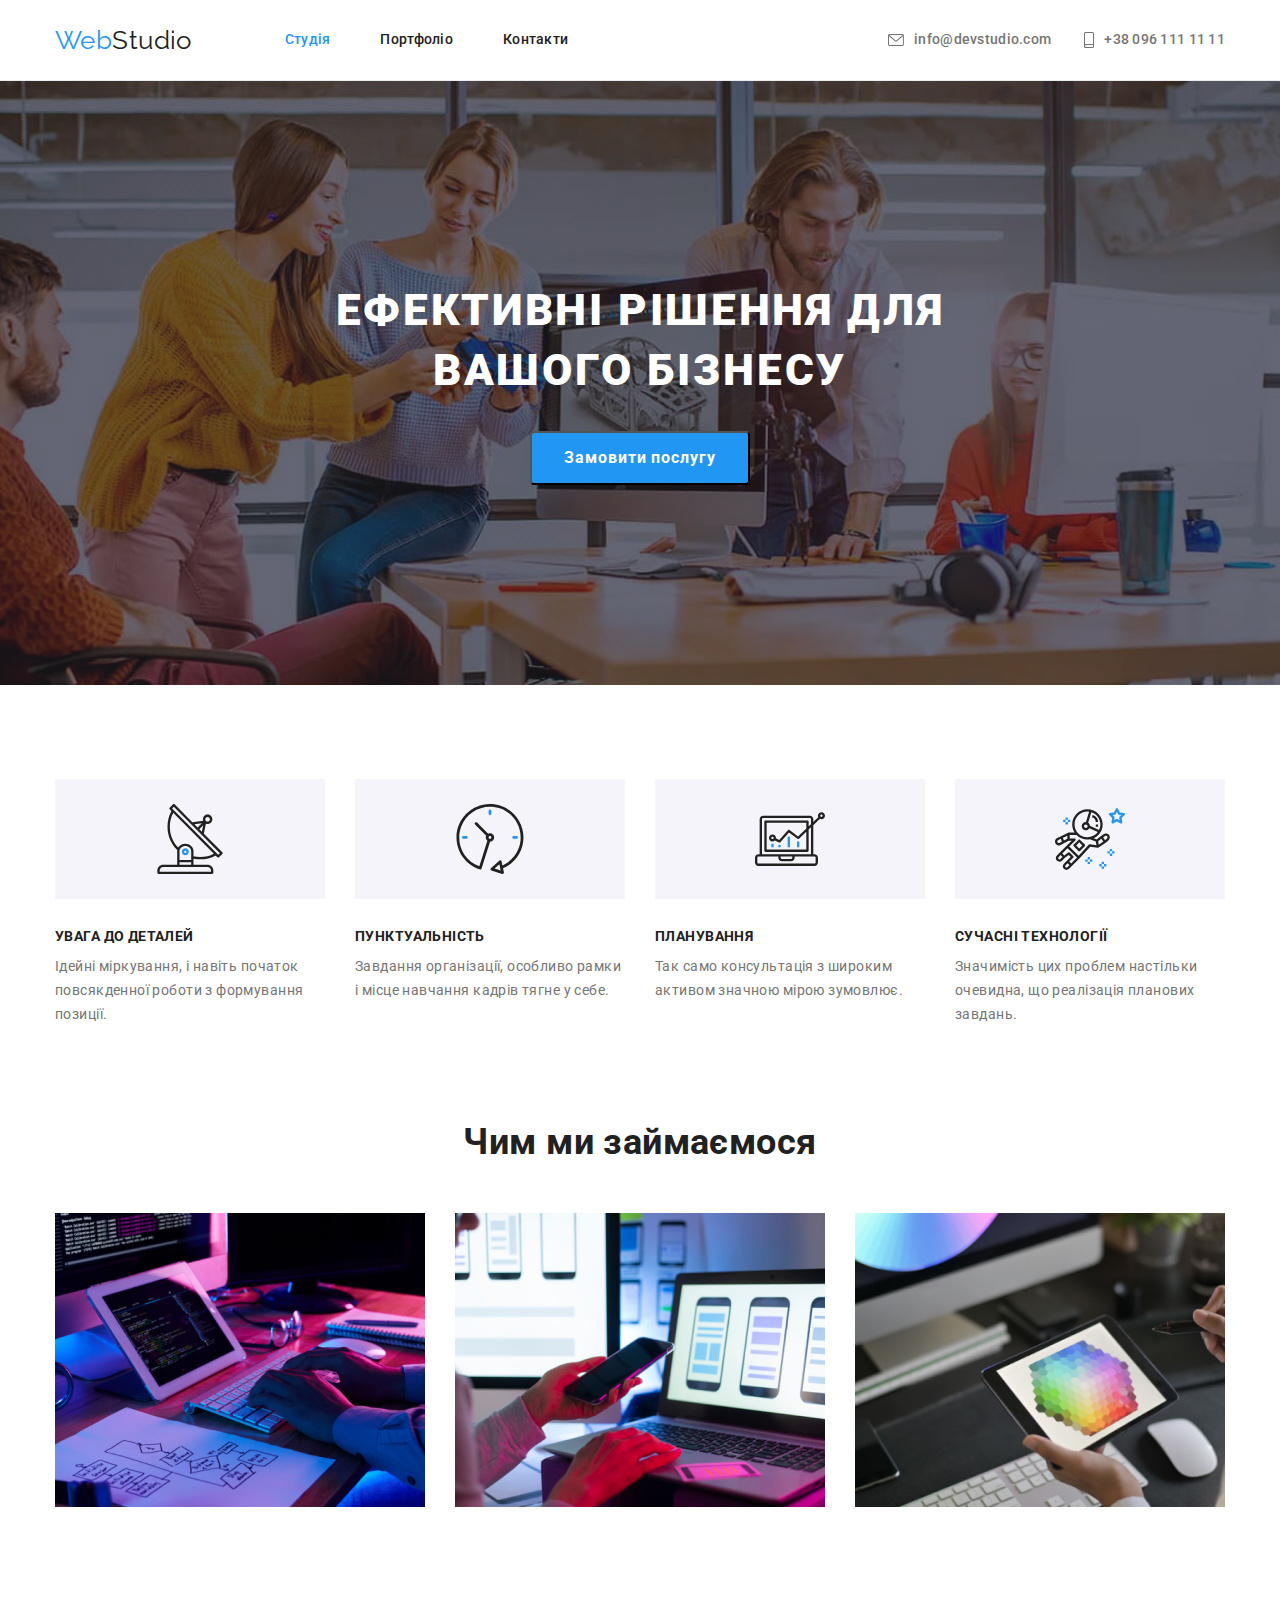
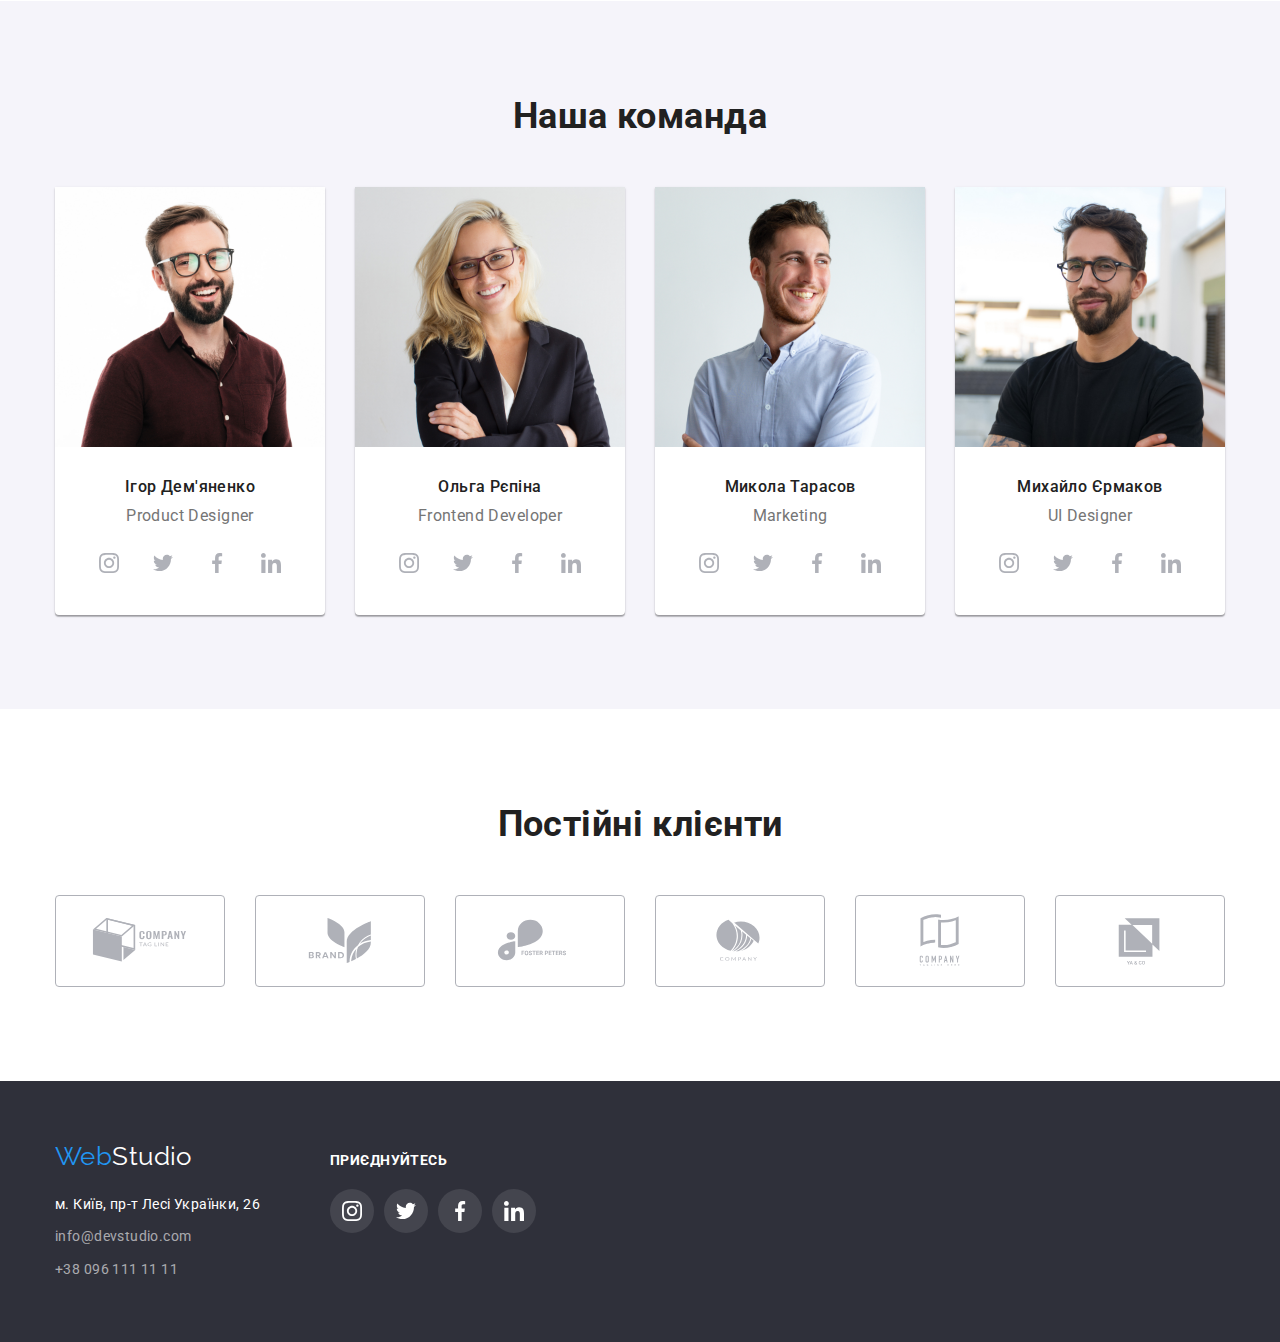
<file: index.html>
<!DOCTYPE html>
<html lang="uk">
  <head>
    <meta charset="UTF-8" />
    <meta http-equiv="X-UA-Compatible" content="IE=edge" />
    <meta name="viewport" content="width=device-width, initial-scale=1.0" />
    <title>Головна</title>
    <link
      rel="stylesheet"
      href="https://cdnjs.cloudflare.com/ajax/libs/modern-normalize/1.1.0/modern-normalize.min.css"
    />
    <link rel="stylesheet" href="./css/styles.css" />
    <link
      href="https://fonts.googleapis.com/css2?family=Raleway:wght@700&family=Roboto:wght@400;500;700;900&display=swap"
      rel="stylesheet"
    />
  </head>
  <body>
    <header class="border">
      <div class="container nav-container">
        <nav class="site-navbar main-nav">
          <a href="./index.html" class="logo">
            <span class="first-logo">Web</span>Studio
          </a>
          <ul class="site-nav list">
            <li class="item">
              <a href="./index.html" class="link current">Студія</a>
            </li>
            <li class="item">
              <a href="./portfolio.html" class="link">Портфоліо</a>
            </li>
            <li class="item"><a href="#" class="link">Контакти</a></li>
          </ul>
        </nav>
        <ul class="contacts list">
          <li class="item">
            <a href="mailto:info@devstudio.com" class="mail-tel mail-link">
              <svg  class="mail-icon mail-link">
                <use href="./images/icons.svg#mail"></use>
              </svg>
              info@devstudio.com
            </a>
          </li>
          <li class="item">
            <a href="tel:+380961111111" class="mail-tel tel-link">
              <svg class="tel-icon tel-link">
                <use href="./images/icons.svg#phone"></use>
              </svg>
              +38 096 111 11 11
            </a>
          </li>
        </ul>
      </div>
    </header>

    <main>
      <!-- hero -->
      <section class="section hero overlay">
        <div class="container">
          <h1>ефективні рішення для вашого бізнесу</h1>
          <button class="hero-button" type="button">Замовити послугу</button>
        </div>
      </section>
      <!-- peculiarities -->
      <section class="section do-padd">
        <div class="container">
          <ul class="peculiarities list">
            <li class="item">
              <div class="img-cont">
                <svg class="img">
                  <use href="./images/icons.svg#antenna"></use>
                </svg>
              </div>
             
              <h3 class="peculiarities-title">УВАГА ДО ДЕТАЛЕЙ</h3>
              <p class="peculiarities-p">
                Ідейні міркування, і навіть початок повсякденної роботи з
                формування позиції.
              </p>
            </li>
            <li class="item">
              <div class="img-cont">
                <svg class="img">
                  <use href="./images/icons.svg#clock"></use>
                </svg>
              </div>
             
              <h3 class="peculiarities-title">ПУНКТУАЛЬНІСТЬ</h3>
              <p class="peculiarities-p">
                Завдання організації, особливо рамки і місце навчання кадрів
                тягне у себе.
              </p>
            </li>
            <li class="item">
              <div class="img-cont">
                <svg class="img">
                  <use href="./images/icons.svg#diagram"></use>
                </svg class="img">
              </div>
              
              <h3 class="peculiarities-title">ПЛАНУВАННЯ</h3>
              <p class="peculiarities-p">
                Так само консультація з широким активом значною мірою зумовлює.
              </p>
            </li>
            <li class="item">
              <div class="img-cont">
                <svg class="img">
                  <use href="./images/icons.svg#astronaut"></use>
                </svg>
              </div>
              
              <h3 class="peculiarities-title">СУЧАСНІ ТЕХНОЛОГІЇ</h3>
              <p class="peculiarities-p">
                Значимість цих проблем настільки очевидна, що реалізація
                планових завдань.
              </p>
            </li>
          </ul>
        </div>
      </section>
      <!-- What do we do -->
      <section class="section no-padd">
        <div class="container">
          <h2 class="section-title">Чим ми займаємося</h2>
          <ul class="do list">
            <li class="item">
              <img
                class="disblock"
                src="./images/box1.jpg"
                alt="Написання коду"
                width="370"
              />
            </li>
            <li class="item">
              <img
                class="disblock"
                src="./images/box2.jpg"
                alt="Розширення для телефонів"
                width="370"
              />
            </li>
            <li class="item">
              <img
                class="disblock"
                src="./images/box3.jpg"
                alt="Розширення для планшетів"
                width="370"
              />
            </li>
          </ul>
        </div>
      </section>
      <!-- our team -->
      <section class="team section">
        <div class="container">
          <h2 class="section-title">Наша команда</h2>
          <ul class="teammates list">
            <li class="item">
              <img
                src="./images/img.jpg"
                alt="Ігор Дем'яненко"
                width="270"
                class="disblock"
              />
              <div class="mate">
                <h3 class="teammates-title">Ігор Дем'яненко</h3>
                <p class="position">Product Designer</p>
                
                  <ul class="social list disflex">
                    <li class="social-list">
                      <a class="social-link">
                        <svg class="social-icon ">
                          <use
                            href="./images/icons.svg#instagram"
                          ></use>
                        </svg>
                      </a>
                    </li>
                    <li class="social-list">
                      <a href="" class="social-link">
                        <svg class="social-icon">
                          <use
                            href="./images/icons.svg#twitter"
                          ></use>
                        </svg>
                      </a>
                    </li>
                    <li class="social-list">
                      <a href="" class="social-link">
                        <svg class="social-icon">
                          <use
                            href="./images/icons.svg#facebook"
                          ></use>
                        </svg>
                      </a>
                    </li>
                    <li class="social-list">
                      <a href="" class="social-link">
                        <svg class="social-icon">
                          <use
                            href="./images/icons.svg#linkedin"
                          ></use>
                        </svg>
                      </a>
                    </li>
                  </ul>
                
              </div>
            </li>
            <li class="item">
              <img
                src="./images/img1.jpg"
                alt="Ольга Рєпіна"
                width="270"
                class="disblock"
              />
              <div class="mate">
                <h3 class="teammates-title">Ольга Рєпіна</h3>
                <p class="position">Frontend Developer</p>
                
                  <ul class="social list disflex">
                    <li class="social-list">
                      <a href="" class="social-link">
                        <svg class="social-icon">
                          <use
                            href="./images/icons.svg#instagram"
                          ></use>
                        </svg>
                      </a>
                    </li>
                    <li class="social-list">
                      <a href="" class="social-link">
                        <svg class="social-icon">
                          <use
                            href="./images/icons.svg#twitter"
                          ></use>
                        </svg>
                      </a>
                    </li>
                    <li class="social-list">
                      <a href="" class="social-link">
                        <svg class="social-icon">
                          <use
                            href="./images/icons.svg#facebook"
                          ></use>
                        </svg>
                      </a>
                    </li>
                    <li class="social-list">
                      <a href="" class="social-link">
                        <svg class="social-icon">
                          <use
                            href="./images/icons.svg#linkedin"
                          ></use>
                        </svg>
                      </a>
                    </li>
                  </ul>
                
              </div>
            </li>
            <li class="item">
              <img
                src="./images/img2.jpg"
                alt="Микола Тарасов"
                width="270"
                class="disblock"
              />
              <div class="mate">
                <h3 class="teammates-title">Микола Тарасов</h3>
                <p class="position">Marketing</p>
                
                  <ul class="social list disflex">
                    <li class="social-list">
                      <a href="" class="social-link">
                        <svg class="social-icon">
                          <use
                            href="./images/icons.svg#instagram"
                          ></use>
                        </svg>
                      </a>
                    </li>
                    <li class="social-list">
                      <a href="" class="social-link">
                        <svg class="social-icon">
                          <use
                            href="./images/icons.svg#twitter"
                          ></use>
                        </svg>
                      </a>
                    </li>
                    <li class="social-list">
                      <a href="" class="social-link">
                        <svg class="social-icon">
                          <use
                            href="./images/icons.svg#facebook"
                          ></use>
                        </svg>
                      </a>
                    </li>
                    <li class="social-list">
                      <a href="" class="social-link">
                        <svg class="social-icon">
                          <use
                            href="./images/icons.svg#linkedin"
                          ></use>
                        </svg>
                      </a>
                    </li>
                  </ul>
                
              </div>
            </li>
            <li class="item">
              <img
                src="./images/img3.jpg"
                alt="Михайло Єрмаков"
                width="270"
                class="disblock"
              />
              <div class="mate">
                <h3 class="teammates-title">Михайло Єрмаков</h3>
                <p class="position">UI Designer</p>
                
                  <ul class="social list disflex">
                    <li class="social-list">
                      <a href="" class="social-link">
                        <svg class="social-icon">
                          <use
                            href="./images/icons.svg#instagram"
                          ></use>
                        </svg>
                      </a>
                    </li>
                    <li class="social-list">
                      <a href="" class="social-link">
                        <svg class="social-icon">
                          <use
                            href="./images/icons.svg#twitter"
                          ></use>
                        </svg>
                      </a>
                    </li>
                    <li class="social-list">
                      <a href="" class="social-link">
                        <svg class="social-icon">
                          <use
                            href="./images/icons.svg#facebook"
                          ></use>
                        </svg>
                      </a>
                    </li>
                    <li class="social-list">
                      <a href="" class="social-link">
                        <svg class="social-icon">
                          <use
                            href="./images/icons.svg#linkedin"
                          ></use>
                        </svg>
                      </a>
                    </li>
                  </ul>
                
              </div>
            </li>
          </ul>
        </div>
      </section>
      <!-- our clients -->
      <section class="section">
        <div class="container">
          <h2 class=" clients-title">Постійні клієнти</h2>
          
            <ul class="clients list disflex">
              <li class="clients-list">
                <a href="" class="clients-link">
                  <svg class="client-icon">
                    <use href="./images/icons.svg#comp1"></use>
                  </svg>
                </a>
              </li>
              <li class="clients-list">
                <a href="" class="clients-link">
                  <svg class="client-icon">
                    <use href="./images/icons.svg#comp2"></use>
                  </svg>
                </a>
              </li>
              <li class="clients-list">
                <a href="" class="clients-link">
                  <svg class="client-icon">
                    <use href="./images/icons.svg#comp3"></use>
                  </svg>
                </a>
              </li>
              <li class="clients-list">
                <a href="" class="clients-link">
                  <svg class="client-icon">
                    <use href="./images/icons.svg#comp4"></use>
                  </svg>
                </a>
              </li>
              <li class="clients-list">
                <a href="" class="clients-link">
                  <svg class="client-icon">
                    <use href="./images/icons.svg#comp5"></use>
                  </svg>
                </a>
              </li>
              <li class="clients-list">
                <a href="" class="clients-link">
                  <svg class="client-icon">
                    <use href="./images/icons.svg#comp6"></use>
                  </svg>
                </a>
              </li>
            </ul>
          
        </div>
      </section>
    </main>

    <footer>
      <div class="container foot disflex">
        <div>
          <a href="./index.html" class="foot-logo">
            <span class="first-logo">Web</span>Studio
          </a>
          <address>
            <p class="address">м. Київ, пр-т Лесі Українки, 26</p>
            <ul class="footer-contacts list">
              <li class="foot-pad">
                <a href="mailto:info@devstudio.com" class="foot-mail-tel"
                  >info@devstudio.com</a
                >
              </li>
              <li>
                <a href="tel:+380961111111" class="foot-mail-tel"
                  >+38 096 111 11 11</a
                >
              </li>
            </ul>
          </address>
        </div>
        <div class="cont-social-foot">
          <h3 class="agit">приєднуйтесь</h3>
             <ul class="social-foot-list list disflex">
              <li class="social-list-foot">
                <a href="" class="social-link social-foot">
                  <svg class="social-icon">
                    <use
                      href="./images/icons.svg#instagram"
                    ></use>
                  </svg>
                </a>
              </li>
              <li class="social-list-foot">
                <a href="" class="social-link social-foot">
                  <svg class="social-icon">
                    <use href="./images/icons.svg#twitter"></use>
                  </svg>
                </a>
              </li>
              <li class="social-list-foot">
                <a href="" class="social-link social-foot">
                  <svg class="social-icon">
                    <use
                      href="./images/icons.svg#facebook"
                    ></use>
                  </svg>
                </a>
              </li>
              <li class="social-list-foot">
                <a href="" class="social-link social-foot">
                  <svg class="social-icon">
                    <use
                      href="./images/icons.svg#linkedin"
                    ></use>
                  </svg>
                </a>
              </li>
            </ul>
                  </div>
      </div>
    </footer>
  </body>
</html>
</file>
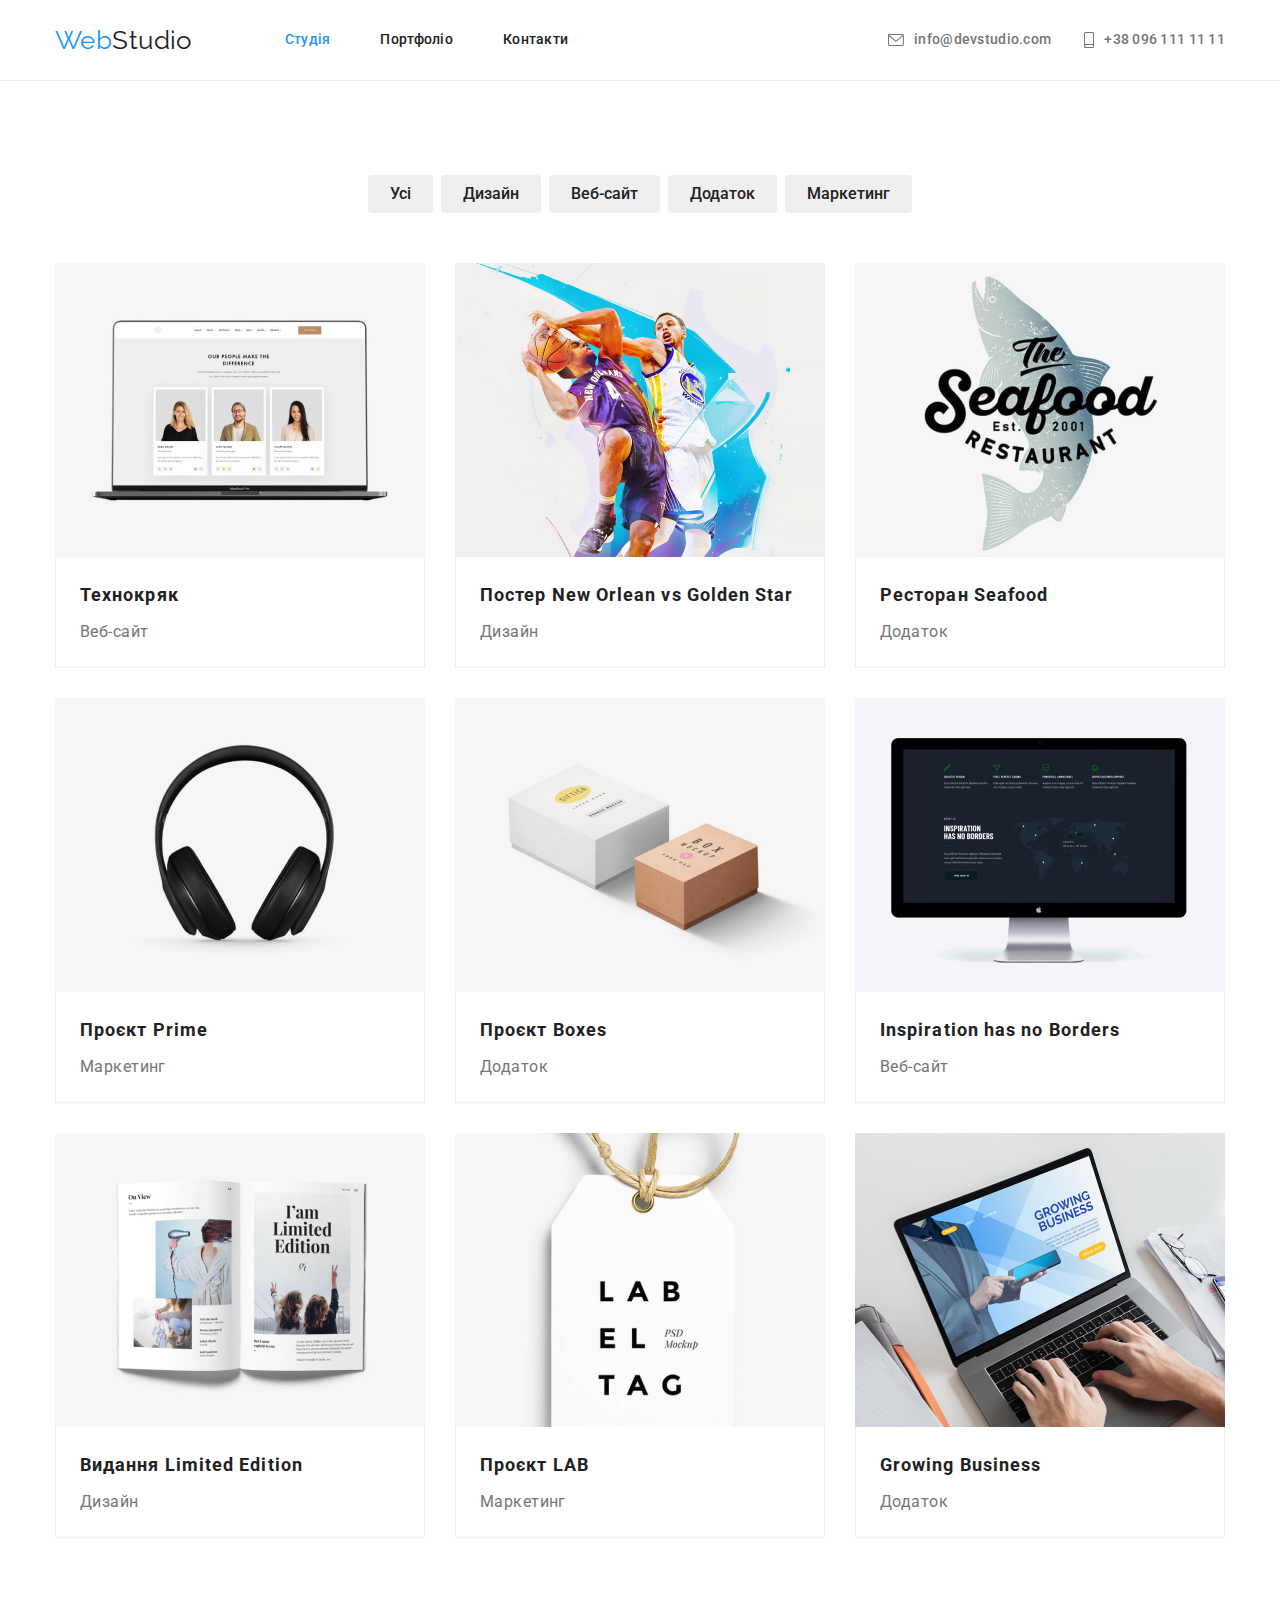
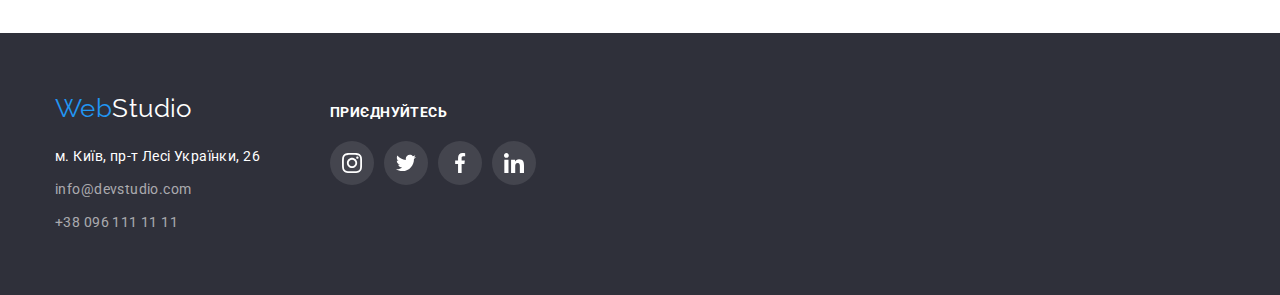
<file: portfolio.html>
<!DOCTYPE html>
<html lang="en">
  <head>
    <meta charset="UTF-8" />
    <meta http-equiv="X-UA-Compatible" content="IE=edge" />
    <meta name="viewport" content="width=device-width, initial-scale=1.0" />
    <title>Портфоліо</title>
    <link
      rel="stylesheet"
      href="https://cdnjs.cloudflare.com/ajax/libs/modern-normalize/1.1.0/modern-normalize.min.css"
    />
    <link rel="stylesheet" href="./css/styles.css" />
    <link
      href="https://fonts.googleapis.com/css2?family=Raleway:wght@700&family=Roboto:wght@400;500;700;900&display=swap"
      rel="stylesheet"
    />
  </head>
  <body>
    <header class="border">
      <div class="container nav-container">
        <nav class="site-navbar main-nav">
          <a href="./index.html" class="logo">
            <span class="first-logo">Web</span>Studio
          </a>
          <ul class="site-nav list">
            <li class="item">
              <a href="./index.html" class="link current">Студія</a>
            </li>
            <li class="item">
              <a href="./portfolio.html" class="link">Портфоліо</a>
            </li>
            <li class="item"><a href="#" class="link">Контакти</a></li>
          </ul>
        </nav>
        <ul class="contacts list">
          <li class="item">
            <a href="mailto:info@devstudio.com" class="mail-tel">
              <svg class="mail-icon mail-link">
                <use href="./images/icons.svg#mail"></use>
              </svg>
              info@devstudio.com
            </a>
          </li>
          <li class="item">
            <a href="tel:+380961111111" class="mail-tel">
              <svg class="tel-icon tel-link">
                <use href="./images/icons.svg#phone"></use>
              </svg>
              +38 096 111 11 11
            </a>
          </li>
        </ul>
      </div>
    </header>
    <main>
      <section class="section r">
        <div class="container">
          <h1 class="visually-hidden">Приклади робіт</h1>
          <ul class="portfolio-buttons list">
            <li class="butt">
              <button class="button button-first" type="button">Усі</button>
            </li>
            <li class="butt">
              <button class="button" type="button">Дизайн</button>
            </li>
            <li class="butt">
              <button class="button" type="button">Веб-сайт</button>
            </li>
            <li class="butt">
              <button class="button" type="button">Додаток</button>
            </li>
            <li class="butt">
              <button class="button" type="button">Маркетинг</button>
            </li>
          </ul>
          <ul class="works list">
            <li class="item">
              <a href="" class="works-link noline">
                <img
                  src="./images/imgB.jpg"
                  alt="ноутбук"
                  width="370"
                  class="disblock"
                />
                <div class="works-set">
                  <h2 class="works-title">Технокряк</h2>
                  <p class="work-type">Веб-сайт</p>
                </div>
              </a>
            </li>
            <li class="item">
              <a href="" class="works-link noline">
                <img
                  src="./images/imgA.jpg"
                  alt="баскетболісти"
                  width="370"
                  class="disblock"
                />
                <div class="works-set">
                  <h2 class="works-title">Постер New Orlean vs Golden Star</h2>
                  <p class="work-type">Дизайн</p>
                </div>
              </a>
            </li>
            <li class="item">
              <a href="" class="works-link noline">
                <img
                  src="./images/imgC.jpg"
                  alt="лого ресторану"
                  width="370"
                  class="disblock"
                />
                <div class="works-set">
                  <h2 class="works-title">Ресторан Seafood</h2>
                  <p class="work-type">Додаток</p>
                </div>
              </a>
            </li>
            <li class="item">
              <a href="" class="works-link noline">
                <img
                  src="./images/imgD.jpg"
                  alt="навушники"
                  width="370"
                  class="disblock"
                />
                <div class="works-set">
                  <h2 class="works-title">Проєкт Prime</h2>
                  <p class="work-type">Маркетинг</p>
                </div>
              </a>
            </li>
            <li class="item">
              <a href="" class="works-link noline">
                <img
                  src="./images/imgE.jpg"
                  alt="бокси"
                  width="370"
                  class="disblock"
                />
                <div class="works-set">
                  <h2 class="works-title">Проєкт Boxes</h2>
                  <p class="work-type">Додаток</p>
                </div>
              </a>
            </li>
            <li class="item">
              <a href="" class="works-link noline">
                <img
                  src="./images/imgF.jpg"
                  alt="монітор"
                  width="370"
                  class="disblock"
                />
                <div class="works-set">
                  <h2 class="works-title">Inspiration has no Borders</h2>
                  <p class="work-type">Веб-сайт</p>
                </div>
              </a>
            </li>
            <li class="item">
              <a href="" class="works-link noline">
                <img
                  src="./images/imgG.jpg"
                  alt="журнал"
                  width="370"
                  class="disblock"
                />
                <div class="works-set">
                  <h2 class="works-title">Видання Limited Edition</h2>
                  <p class="work-type">Дизайн</p>
                </div>
              </a>
            </li>
            <li class="item">
              <a href="" class="works-link noline">
                <img
                  src="./images/imgH.jpg"
                  alt="книга"
                  width="370"
                  class="disblock"
                />
                <div class="works-set">
                  <h2 class="works-title">Проєкт LAB</h2>
                  <p class="work-type">Маркетинг</p>
                </div>
              </a>
            </li>
            <li class="item">
              <a href="" class="works-link noline">
                <img
                  src="./images/imgJ.jpg"
                  alt="ноутбук"
                  width="370"
                  class="disblock"
                />
                <div class="works-set">
                  <h2 class="works-title">Growing Business</h2>
                  <p class="work-type">Додаток</p>
                </div>
              </a>
            </li>
          </ul>
        </div>
      </section>
    </main>
    <footer>
      <div class="container foot disflex">
        <div>
          <a href="./index.html" class="foot-logo">
            <span class="first-logo">Web</span>Studio
          </a>
          <address>
            <p class="address">м. Київ, пр-т Лесі Українки, 26</p>
            <ul class="footer-contacts list">
              <li class="foot-pad">
                <a href="mailto:info@devstudio.com" class="foot-mail-tel"
                  >info@devstudio.com</a
                >
              </li>
              <li>
                <a href="tel:+380961111111" class="foot-mail-tel"
                  >+38 096 111 11 11</a
                >
              </li>
            </ul>
          </address>
        </div>
        <div class="cont-social-foot">
          <h3 class="agit">приєднуйтесь</h3>
          <div class="cont-social">
            <ul class="social list disflex">
              <li class="social-list">
                <a href="" class="social-link social-foot">
                  <svg class="social-icon">
                    <use href="./images/icons.svg#instagram"></use>
                  </svg>
                </a>
              </li>
              <li class="social-list">
                <a href="" class="social-link social-foot">
                  <svg class="social-icon">
                    <use href="./images/icons.svg#twitter"></use>
                  </svg>
                </a>
              </li>
              <li class="social-list">
                <a href="" class="social-link social-foot">
                  <svg class="social-icon">
                    <use href="./images/icons.svg#facebook"></use>
                  </svg>
                </a>
              </li>
              <li class="social-list">
                <a href="" class="social-link social-foot">
                  <svg class="social-icon">
                    <use href="./images/icons.svg#linkedin"></use>
                  </svg>
                </a>
              </li>
            </ul>
          </div>
        </div>
      </div>
    </footer>
  </body>
</html>
</file>
<file: css/styles.css>
:root {
  --title-text-color: #212121;
  --accent-color: #2196f3;
  --text-color: #757575;
  --background-color: #2f303a;
  --prime-white-color: #ffffff;
  --icon-color: #afb1b8;
}

*,
::after,
::before {
  box-sizing: border-box;
}
.border {
  border-bottom: 1px solid #ececec;
}
.list {
  margin: 0;
  padding: 0;
  list-style: none;
}
.section {
  padding-top: 94px;
  padding-bottom: 94px;
}
.container {
  margin-left: auto;
  margin-right: auto;

  width: 1200px;
  padding-left: 15px;
  padding-right: 15px;
  /* outline: 2px solid teal; */
}
.disblock {
  display: block;
}
.disflex {
  display: flex;
}
.social {
  justify-content: center;
  margin-top: 16px;
}
.social-list {
  display: flex;
}
.social-icon {
  width: 20px;
  height: 20px;
  fill: currentColor;
}
.social-link:hover,
.social-link:focus {
  background-color: var(--accent-color);
  color: var(--prime-white-color);
}
.social-link {
  justify-content: center;
  align-items: center;
  display: flex;
  text-decoration: none;
  width: 44px;
  height: 44px;
  border-radius: 50%;
  color: var(--icon-color);
  background-color: var(--prime-white-color);
}
.clients-link {
  justify-content: center;
  align-items: center;
  display: flex;
  text-decoration: none;
  width: 170px;
  height: 92px;
  fill: var(--icon-color);
  border: var(--icon-color) 1px solid;
  border-radius: 4px;
}
.clients-link:hover,
.clients-link:focus {
  fill: var(--accent-color);
  border: var(--accent-color) 1px solid;
}
.client-icon {
  width: 106px;
  height: 60px;
  color: currentColor;
}
.clients-list {
  display: flex;
}
.clients-list:not(:last-child) {
  margin-right: 30px;
}
.tel-link:hover,
.tel-link:focus {
  display: block;
  fill: var(--accent-color);
}
.mail-link:hover,
.mail-link:focus {
  display: block;
  fill: var(--accent-color);
}
.mail-icon {
  display: flex;
  justify-content: center;
  align-items: center;
  width: 16px;
  height: 12px;
  margin-right: 10px;

  fill: currentColor;
}
.tel-icon {
  display: flex;
  justify-content: center;
  align-items: center;
  width: 10px;
  height: 16px;
  margin-right: 10px;

  fill: currentColor;
}
.social-list:not(:last-child) {
  margin-right: 10px;
}
.clients-title {
  margin-top: 0;
  margin-bottom: 50px;
  color: var(--title-text-color);
  font-weight: 700;
  font-size: 36px;
  line-height: 42px;
  text-align: center;
}
.clients {
  justify-content: center;
  margin-bottom: 0;
}

.agit {
  margin: 0;
  margin-bottom: 20px;
  color: var(--prime-white-color);
  font-weight: 700;
  font-size: 14px;
  line-height: 1.14;
  text-transform: uppercase;
}
.social-foot-list {
  justify-content: center;
}
.foot {
  align-items: baseline;
}
.cont-social-foot {
  margin-left: 70px;
}
.social-list-foot {
  display: flex;
}
.social-list-foot:not(:last-child) {
  margin-right: 10px;
}
.social-foot {
  color: var(--prime-white-color);
  background-color: rgba(255, 255, 255, 0.1);
}

body {
  background-color: var(--prime-white-color);
  color: var(--text-color);
  font-family: Roboto, sans-serif;
  font-weight: 400;
  font-size: 14px;
  line-height: 1.71;
  letter-spacing: 0.03em;
}
h1 {
  margin: auto;
  margin-top: 0;
  margin-bottom: 30px;
  max-width: 650px;

  color: var(--prime-white-color);
  text-align: center;
  font-weight: 900;
  font-size: 44px;
  line-height: 1.36;
  text-transform: uppercase;
  letter-spacing: 0.06em;
}
.section-title {
  margin-top: 0;
  margin-bottom: 0;
  color: var(--title-text-color);
  font-weight: 700;
  font-size: 36px;
  line-height: 42px;
  text-align: center;
}

/* header */
.nav-container {
  display: flex;
  align-items: center;
}
.main-nav {
  display: flex;
  align-items: center;
}
.site-nav {
  display: flex;
}
.site-nav .item + .item {
  margin-left: 50px;
}
.logo {
  margin-right: 93px;

  font-family: Raleway, sans-serif;
  color: var(--title-text-color);
  font-size: 26px;
  line-height: 1.19;
  text-decoration: none;
}
.first-logo {
  color: var(--accent-color);
}
.site-nav .link {
  display: block;
  padding: 32px 0;

  color: var(--title-text-color);
  font-weight: 500;
  font-size: 14px;
  line-height: 1.14;
  letter-spacing: 0.02em;
  text-decoration: none;
  cursor: pointer;
}

.site-nav .link:focus,
.site-nav .link:hover {
  color: var(--accent-color);
}

.site-nav .link.current {
  color: var(--accent-color);
}

.contacts {
  display: flex;
  margin-left: auto;
}

.contacts .mail-tel {
  display: flex;
  justify-content: center;
  align-items: center;
  color: var(--text-color);

  font-weight: 500;
  padding: 32px 0px;
  font-size: 14px;
  line-height: 1.14;
  letter-spacing: 0.02em;
  text-decoration: none;
  cursor: pointer;
}
.contacts .item:not(:last-child) {
  margin-right: 33px;
}
.mail-tel:focus,
.mail-tel:hover {
  color: var(--accent-color);
}
/* hero */
.hero-button {
  min-width: 216px;
  border-radius: 4px;
  padding: 10px 32px;

  color: var(--prime-white-color);
  background-color: var(--accent-color);

  font-weight: 700;
  font-size: 16px;
  line-height: 1.88;
  letter-spacing: 0.06em;
  text-decoration: none;
  text-align: center;

  box-shadow: drop-shadow(0px 4px 4px rgba(0, 0, 0, 0.25));
}

.hero {
  margin-right: auto;
  margin-left: auto;
  max-width: 1600px;
  padding-bottom: 200px;
  padding-top: 200px;

  background-size: cover;
  background-position: center center;
  background-repeat: no-repeat;
  background-image: linear-gradient(
      rgba(47, 48, 58, 0.4),
      rgba(47, 48, 58, 0.4)
    ),
    url("../images/hero.jpg");
  text-align: center;
}

/* peculiarities */
.img-cont {
  display: inline-flex;
  justify-content: center;
  align-items: center;
  width: 270px;
  height: 120px;
  background-color: #f5f4fa;
}
.img {
  display: flex;

  width: 70px;
  height: 70px;
}
.peculiarities {
  display: flex;
}
.peculiarities .item {
  width: 270px;
}
.peculiarities .item:not(:last-child) {
  margin-right: 30px;
}

.peculiarities-title {
  margin-top: 30px;
  margin-bottom: 10px;
  color: var(--title-text-color);
  font-weight: 700;
  font-size: 14px;
  line-height: 1.14;
}
.peculiarities-p {
  margin: 0;
}

/* What do we do */
.no-padd {
  padding-top: 0;
}
.do {
  margin-top: 50px;
  display: flex;
}
.do .item:not(:last-child) {
  margin-right: 30px;
}

/* our team */
.team {
  background-color: #f5f4fa;
}
.teammates {
  margin-top: 50px;
  display: flex;
}
.teammates .item {
  background: var(--prime-white-color);
  border-radius: 0px 0px 4px 4px;
  box-shadow: 0px 1px 3px rgba(0, 0, 0, 0.12), 0px 1px 1px rgba(0, 0, 0, 0.14),
    0px 2px 1px rgba(0, 0, 0, 0.2);
}
.teammates .item.item:not(:last-child) {
  margin-right: 30px;
}
.teammates-title {
  margin: 0;
  margin-bottom: 10px;

  color: var(--title-text-color);
  font-weight: 500;
  font-size: 16px;
  line-height: 1.19;
  text-align: center;
}
.mate {
  padding-top: 30px;
  padding-bottom: 30px;
  text-align: center;
}
.position {
  margin: 0;

  font-weight: 400;
  font-size: 16px;
  line-height: 1.19;
  text-align: center;
}

/* footer */
.foot-pad {
  margin-bottom: 9px;
}
footer {
  padding-top: 60px;
  padding-bottom: 60px;
  background-color: var(--background-color);
  color: var(--prime-white-color);

  text-decoration: none;
}
.foot-logo {
  font-family: Raleway, sans-serif;
  color: var(--prime-white-color);

  font-size: 26px;
  line-height: 1.19;
  text-decoration: none;
}
address {
  margin-top: 20px;
}
.address {
  margin: 0;
  margin-bottom: 9px;
  font-style: normal;
}
.foot-mail-tel {
  color: rgba(255, 255, 255, 0.6);

  font-style: normal;
  text-decoration: none;
}
.foot-mail-tel:hover,
.foot-mail-tel:focus {
  color: var(--accent-color);
}

/* portfolio */
.visually-hidden {
  display: none;
}

.noline {
  text-decoration: none;
}
.portfolio-buttons {
  justify-content: center;
  display: flex;
  text-align: center;
  margin-bottom: 50px;
}

.butt + .butt {
  margin-left: 8px;
}

.portfolio-buttons .button {
  max-width: 130px;
  border-radius: 4px;
  padding: 6px 22px;
  border: 0;

  color: var(--title-text-color);

  font-weight: 500;
  font-size: 16px;
  line-height: 1.62;
  text-align: center;
  cursor: pointer;
}
.button-first {
  padding: 6px 25px;
}
.portfolio-buttons .button:hover,
.portfolio-buttons .button:focus {
  background-color: var(--accent-color);
  color: var(--prime-white-color);
  box-shadow: 0px 3px 1px rgba(0, 0, 0, 0.1), 0px 1px 2px rgba(0, 0, 0, 0.08),
    0px 2px 2px rgba(0, 0, 0, 0.12);
}

.works-title {
  margin: 0;
  margin-bottom: 4px;

  color: var(--title-text-color);

  font-weight: 700;
  font-size: 18px;
  line-height: 2;
  letter-spacing: 0.06em;
}

.works {
  display: flex;
  flex-wrap: wrap;
  justify-content: center;
  border-bottom: 1px solid transparent;
}

.works .item {
  margin-right: 30px;
  margin-bottom: 30px;
}
.works .item:nth-child(3n) {
  margin-right: 0;
}
.works .item:nth-last-child(-n + 3) {
  margin-bottom: 0;
}
.works-link {
  display: block;
}
.works-link:hover,
.works-link:focus {
  box-shadow: 0px 1px 1px rgba(0, 0, 0, 0.12), 0px 4px 4px rgba(0, 0, 0, 0.06),
    1px 4px 6px rgba(0, 0, 0, 0.16);
}
.works-set {
  padding: 20px 24px;
  border-bottom: 1px solid #eeeeee;
  border-left: 1px solid #eeeeee;
  border-right: 1px solid #eeeeee;
}
.work-type {
  margin: 0;

  color: var(--text-color);
  font-weight: 400;
  font-size: 16px;
  line-height: 1.88;
}
</file>
